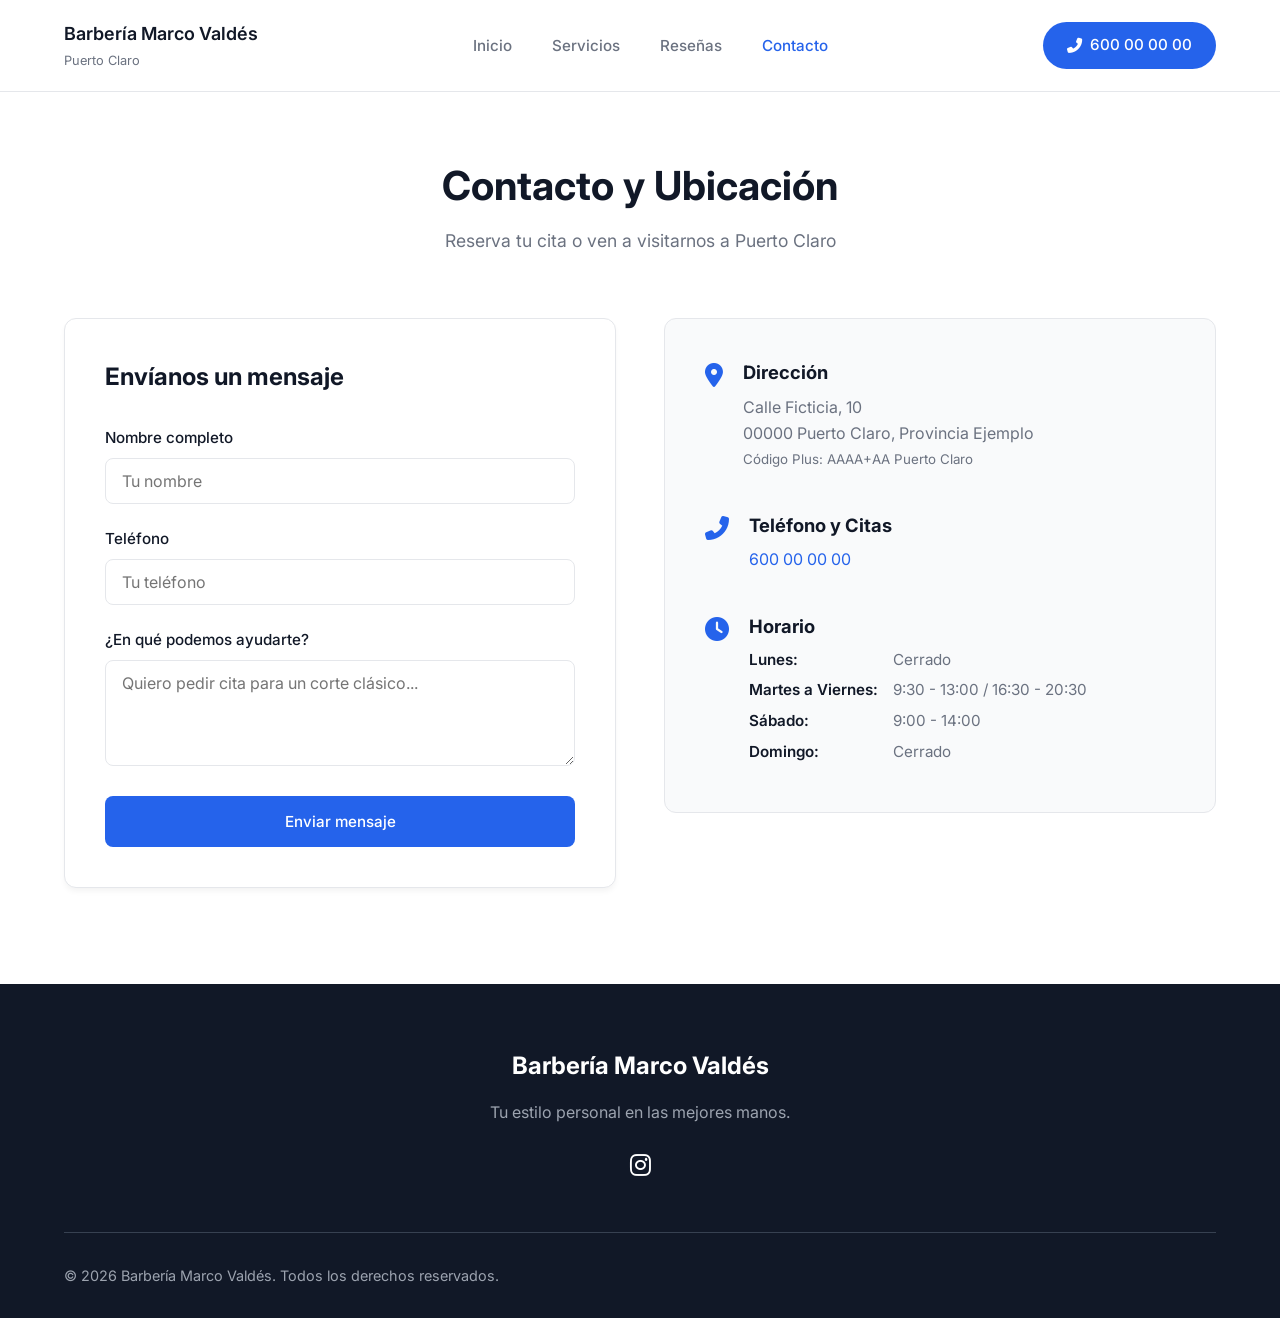
<file: docs/contacto.html>
<!DOCTYPE html>
<html lang="es">

<head>
    <meta charset="UTF-8">
    <meta name="viewport" content="width=device-width, initial-scale=1.0">
    <title>Cita Peluquería Puerto Claro – Contacto Barbería Marco Valdés | Puerto Claro</title>
    <meta name="description"
        content="Reserva tu cita en la peluquería y barbería n°1 de Puerto Claro. Llama al 600 00 00 00. Calle Ficticia, 10, 00000 Puerto Claro. Abierto de martes a sábado.">
    <meta name="keywords"
        content="contacto peluquería Puerto Claro, reservar cita barbería Puerto Claro, teléfono peluquería Puerto Claro, dirección barbería Puerto Claro, horario peluquería Puerto Claro, cita barbería Puerto Claro, barbería cerca de mí Puerto Claro">
    <meta name="robots" content="index, follow, max-snippet:-1, max-image-preview:large">
    <meta name="author" content="Barbería Marco Valdés – Puerto Claro">
    <meta name="geo.region" content="ES">
    <meta name="geo.placename" content="Puerto Claro">
    <meta name="geo.position" content="40.0000;-4.0000">
    <meta name="ICBM" content="40.0000, -4.0000">
    <link rel="canonical" href="https://www.barberiamarcovaldes.example/contacto.html">
    <meta property="og:type" content="business.local">
    <meta property="og:url" content="https://www.barberiamarcovaldes.example/contacto.html">
    <meta property="og:site_name" content="Barbería Marco Valdés – Peluquería en Puerto Claro">
    <meta property="og:title" content="Cita Peluquería Puerto Claro – Barbería Marco Valdés | Puerto Claro">
    <meta property="og:description"
        content="Reserva tu cita en la mejor peluquería de Puerto Claro. Llama: 600 00 00 00. Calle Ficticia, 10.">
    <meta property="og:image"
        content="https://images.unsplash.com/photo-1585747860715-2ba37e788b70?auto=format&fit=crop&w=1200&q=80">
    <meta property="og:locale" content="es_ES">
    <meta property="business:contact_data:street_address" content="Calle Ficticia, 10">
    <meta property="business:contact_data:locality" content="Puerto Claro">
    <meta property="business:contact_data:region" content="Provincia Ejemplo">
    <meta property="business:contact_data:postal_code" content="00000">
    <meta property="business:contact_data:country_name" content="España">
    <meta property="business:contact_data:phone_number" content="+34600000000">
    <meta name="twitter:card" content="summary_large_image">
    <meta name="twitter:title" content="Cita Peluquería Puerto Claro – Barbería Marco Valdés">
    <meta name="twitter:description"
        content="Reserva tu cita en la mejor peluquería de Puerto Claro. 600 00 00 00.">
    <meta name="twitter:image"
        content="https://images.unsplash.com/photo-1585747860715-2ba37e788b70?auto=format&fit=crop&w=1200&q=80">
    <script type="application/ld+json">
    {
      "@context": "https://schema.org",
      "@type": "HairSalon",
      "name": "Barbería Marco Valdés",
      "alternateName": ["Peluquería Puerto Claro", "Barbería Puerto Claro"],
      "url": "https://www.barberiamarcovaldes.example",
      "telephone": "+34600000000",
      "address": {
        "@type": "PostalAddress",
        "streetAddress": "Calle Ficticia, 10",
        "addressLocality": "Puerto Claro",
        "postalCode": "00000",
        "addressRegion": "Provincia Ejemplo",
        "addressCountry": "ES"
      },
      "geo": {
        "@type": "GeoCoordinates",
        "latitude": 40.0000,
        "longitude": -4.0000
      },
      "hasMap": "https://maps.google.com/?q=Calle+Ficticia,+10,+00000+Puerto+Claro",
      "openingHoursSpecification": [
        { "@type": "OpeningHoursSpecification", "dayOfWeek": ["Tuesday","Wednesday","Thursday","Friday"], "opens": "09:30", "closes": "13:00" },
        { "@type": "OpeningHoursSpecification", "dayOfWeek": ["Tuesday","Wednesday","Thursday","Friday"], "opens": "16:30", "closes": "20:30" },
        { "@type": "OpeningHoursSpecification", "dayOfWeek": "Saturday", "opens": "09:00", "closes": "14:00" }
      ],
      "contactPoint": {
        "@type": "ContactPoint",
        "telephone": "+34600000000",
        "contactType": "reservations",
        "availableLanguage": ["Spanish"]
      },
      "areaServed": [
        { "@type": "City", "name": "Puerto Claro" }
      ]
    }
    </script>
    <link rel="stylesheet" href="style.css">
    <link rel="stylesheet" href="https://cdnjs.cloudflare.com/ajax/libs/font-awesome/6.4.0/css/all.min.css">
    <link href="https://fonts.googleapis.com/css2?family=Inter:wght@400;500;600;700&display=swap" rel="stylesheet">
</head>
<meta name="description"
    content="Contacta con la Barbería Marco Valdés en Puerto Claro. Llama al 600 00 00 00 o escríbenos. Calle Ficticia, 10. Horario: martes a viernes 9:30-20:30, sábados 9:00-14:00.">
<meta name="keywords"
    content="contacto barbería Puerto Claro, reservar cita barbería Puerto Claro, horario Barbería Marco Valdés, dirección barbería Puerto Claro, teléfono barbería">
<meta name="robots" content="index, follow">
<meta name="author" content="Barbería Marco Valdés">
<link rel="canonical" href="https://www.barberiamarcovaldes.example/contacto.html">
<meta property="og:type" content="website">
<meta property="og:url" content="https://www.barberiamarcovaldes.example/contacto.html">
<meta property="og:title" content="Contacto | Barbería Marco Valdés">
<meta property="og:description"
    content="Reserva tu cita en la Barbería Marco Valdés de Puerto Claro. Llama al 600 00 00 00 o envíanos un mensaje.">
<meta property="og:image"
    content="https://images.unsplash.com/photo-1585747860715-2ba37e788b70?auto=format&fit=crop&w=1200&q=80">
<meta property="og:locale" content="es_ES">
<meta name="twitter:card" content="summary_large_image">
<meta name="twitter:title" content="Contacto | Barbería Marco Valdés">
<meta name="twitter:description"
    content="Reserva tu cita en la Barbería Marco Valdés de Puerto Claro. Llama al 600 00 00 00.">
<meta name="twitter:image"
    content="https://images.unsplash.com/photo-1585747860715-2ba37e788b70?auto=format&fit=crop&w=1200&q=80">
<script type="application/ld+json">
    {
      "@context": "https://schema.org",
      "@type": "HairSalon",
      "name": "Barbería Marco Valdés",
      "url": "https://www.barberiamarcovaldes.example",
      "telephone": "+34600000000",
      "address": {
        "@type": "PostalAddress",
        "streetAddress": "Calle Ficticia, 10",
        "addressLocality": "Puerto Claro",
        "postalCode": "00000",
        "addressRegion": "Provincia Ejemplo",
        "addressCountry": "ES"
      },
      "geo": {
        "@type": "GeoCoordinates",
        "latitude": 40.0000,
        "longitude": -4.0000
      },
      "openingHoursSpecification": [
        { "@type": "OpeningHoursSpecification", "dayOfWeek": ["Tuesday","Wednesday","Thursday","Friday"], "opens": "09:30", "closes": "13:00" },
        { "@type": "OpeningHoursSpecification", "dayOfWeek": ["Tuesday","Wednesday","Thursday","Friday"], "opens": "16:30", "closes": "20:30" },
        { "@type": "OpeningHoursSpecification", "dayOfWeek": "Saturday", "opens": "09:00", "closes": "14:00" }
      ],
      "contactPoint": {
        "@type": "ContactPoint",
        "telephone": "+34600000000",
        "contactType": "reservations",
        "availableLanguage": "Spanish"
      }
    }
    </script>
<link rel="stylesheet" href="style.css">
<link rel="stylesheet" href="https://cdnjs.cloudflare.com/ajax/libs/font-awesome/6.4.0/css/all.min.css">
<link href="https://fonts.googleapis.com/css2?family=Inter:wght@400;500;600;700&display=swap" rel="stylesheet">
</head>

<body>
    <header class="navbar">
        <div class="logo">
            <h1>Barbería Marco Valdés</h1>
            <span>Puerto Claro</span>
        </div>
        <button class="hamburger" id="menuToggle" aria-label="Abrir menú" aria-expanded="false">
            <span></span>
            <span></span>
            <span></span>
        </button>
        <nav id="mobileNav">
            <ul>
                <li><a href="index.html">Inicio</a></li>
                <li><a href="servicios.html">Servicios</a></li>
                <li><a href="resenas.html">Reseñas</a></li>
                <li><a href="contacto.html" class="active">Contacto</a></li>
            </ul>
            <a href="tel:600000000" class="nav-phone-mobile">
                <i class="fas fa-phone-alt"></i> 600 00 00 00
            </a>
        </nav>
        <a href="tel:600000000" class="btn-primary phone-btn">
            <i class="fas fa-phone-alt"></i> 600 00 00 00
        </a>
    </header>

    <main class="page-content">
        <div class="section-header">
            <h2>Contacto y Ubicación</h2>
            <p>Reserva tu cita o ven a visitarnos a Puerto Claro</p>
        </div>

        <section class="contact-grid">
            <div class="contact-form-container">
                <h3>Envíanos un mensaje</h3>
                <form class="student-form" action="#" method="POST">
                    <div class="form-group">
                        <label for="nombre">Nombre completo</label>
                        <input type="text" id="nombre" name="nombre" required placeholder="Tu nombre">
                    </div>
                    <div class="form-group">
                        <label for="telefono">Teléfono</label>
                        <input type="tel" id="telefono" name="telefono" required placeholder="Tu teléfono">
                    </div>
                    <div class="form-group">
                        <label for="mensaje">¿En qué podemos ayudarte?</label>
                        <textarea id="mensaje" name="mensaje" rows="4" required
                            placeholder="Quiero pedir cita para un corte clásico..."></textarea>
                    </div>
                    <button type="submit" class="btn-primary btn-block">Enviar mensaje</button>
                </form>
            </div>

            <div class="contact-info-card">
                <div class="contact-item">
                    <i class="fas fa-map-marker-alt"></i>
                    <div>
                        <h3>Dirección</h3>
                        <p>Calle Ficticia, 10<br>00000 Puerto Claro, Provincia Ejemplo<br><small>Código Plus: AAAA+AA
                                Puerto Claro</small></p>
                    </div>
                </div>
                <div class="contact-item">
                    <i class="fas fa-phone-alt"></i>
                    <div>
                        <h3>Teléfono y Citas</h3>
                        <p><a href="tel:600000000">600 00 00 00</a></p>
                    </div>
                </div>
                <div class="contact-item">
                    <i class="fas fa-clock"></i>
                    <div>
                        <h3>Horario</h3>
                        <ul class="hours-list">
                            <li><span>Lunes:</span> Cerrado</li>
                            <li><span>Martes a Viernes:</span> 9:30 - 13:00 / 16:30 - 20:30</li>
                            <li><span>Sábado:</span> 9:00 - 14:00</li>
                            <li><span>Domingo:</span> Cerrado</li>
                        </ul>
                    </div>
                </div>
            </div>
        </section>
    </main>

    <footer>
        <div class="footer-content">
            <div class="footer-info">
                <h3>Barbería Marco Valdés</h3>
                <p>Tu estilo personal en las mejores manos.</p>
                <div class="social-links">
                    <a href="https://instagram.com" target="_blank"><i class="fab fa-instagram"></i></a>
                </div>
            </div>
        </div>
        <div class="footer-bottom">
            <p>&copy; 2026 Barbería Marco Valdés. Todos los derechos reservados.</p>
        </div>
    </footer>
    <script>
        const toggle = document.getElementById('menuToggle');
        const nav = document.getElementById('mobileNav');

        toggle.addEventListener('click', () => {
            const isOpen = nav.classList.toggle('open');
            toggle.classList.toggle('open', isOpen);
            toggle.setAttribute('aria-expanded', isOpen);
            document.body.style.overflow = isOpen ? 'hidden' : '';
        });

        nav.addEventListener('click', (e) => {
            if (e.target === nav) {
                nav.classList.remove('open');
                toggle.classList.remove('open');
                toggle.setAttribute('aria-expanded', 'false');
                document.body.style.overflow = '';
            }
        });

        nav.querySelectorAll('a').forEach(link => {
            link.addEventListener('click', () => {
                nav.classList.remove('open');
                toggle.classList.remove('open');
                document.body.style.overflow = '';
            });
        });
    </script>
</body>

</html>
</file>
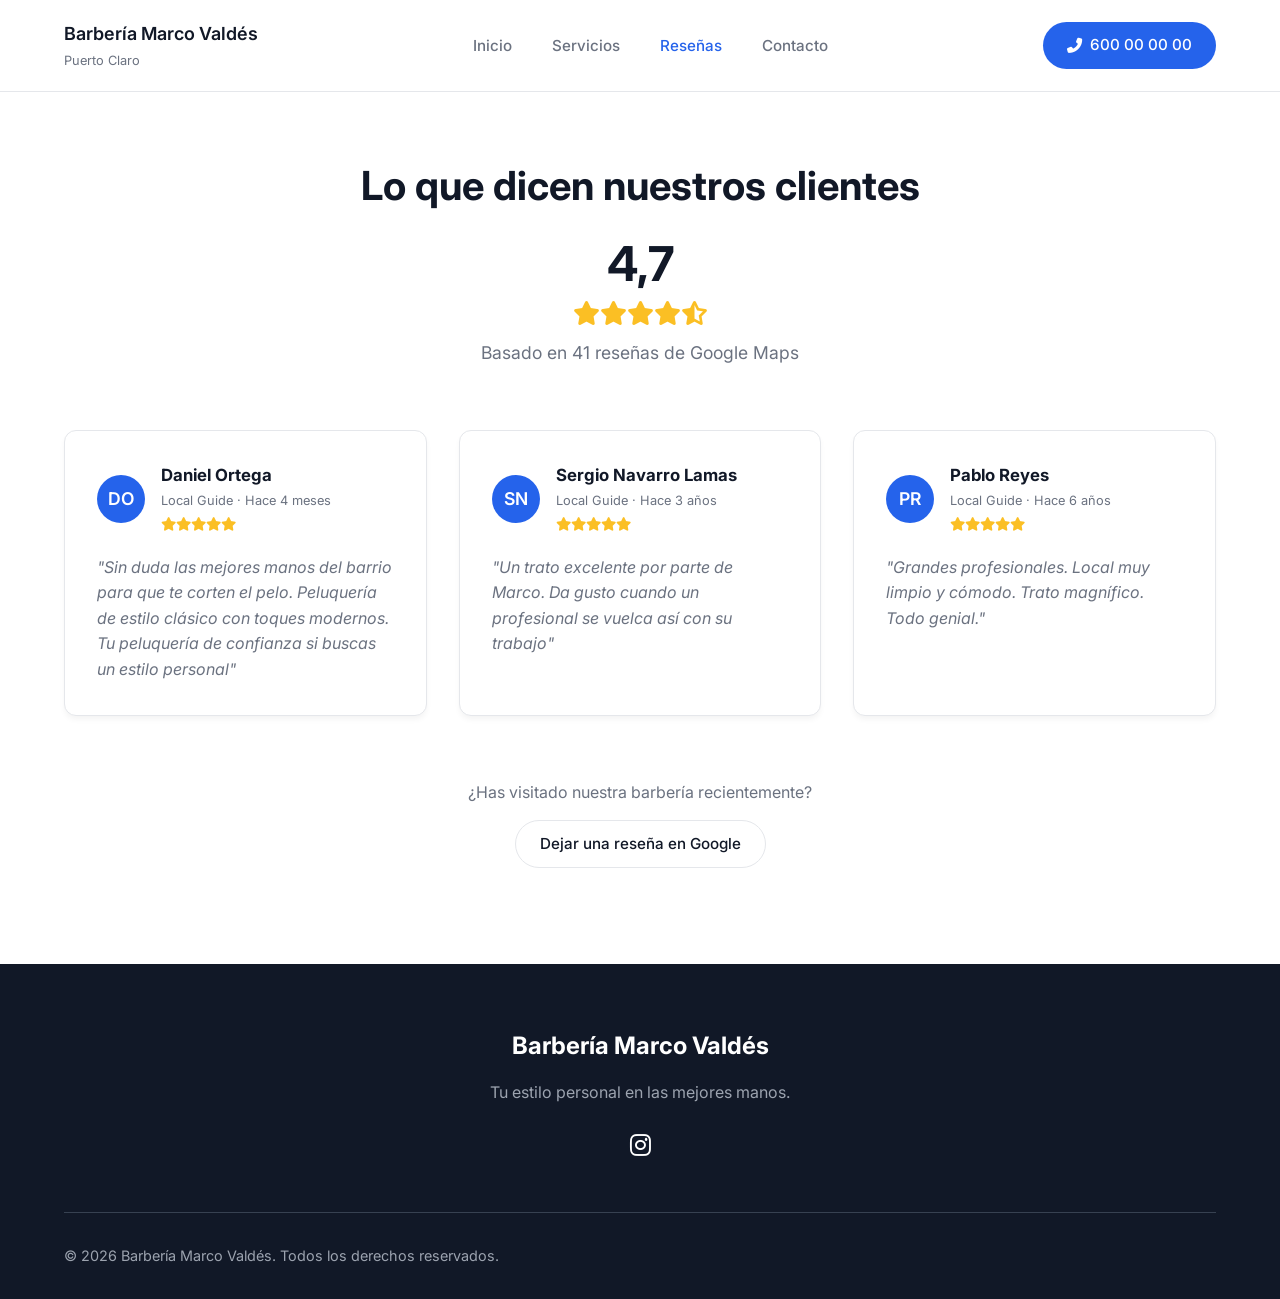
<file: docs/resenas.html>
<!DOCTYPE html>
<html lang="es">

<head>
    <meta charset="UTF-8">
    <meta name="viewport" content="width=device-width, initial-scale=1.0">
    <title>Reseñas Peluquería Puerto Claro – Barbería Marco Valdés | 4,7 ★ Google</title>
    <meta name="description"
        content="Opiniones de la Barbería Marco Valdés, peluquería en Puerto Claro. Valoración de 4,7 sobre 5 en Google Maps con más de 41 reseñas. La mejor peluquería de Puerto Claro.">
    <meta name="keywords"
        content="reseñas peluquería Puerto Claro, opiniones barbería Puerto Claro, mejor peluquería Puerto Claro Google, barbería 5 estrellas Puerto Claro, reseñas barbería Marco Valdés, valoración peluquería Puerto Claro">
    <meta name="robots" content="index, follow, max-snippet:-1, max-image-preview:large">
    <meta name="author" content="Barbería Marco Valdés – Puerto Claro">
    <meta name="geo.region" content="ES">
    <meta name="geo.placename" content="Puerto Claro">
    <meta name="geo.position" content="40.0000;-4.0000">
    <meta name="ICBM" content="40.0000, -4.0000">
    <link rel="canonical" href="https://www.barberiamarcovaldes.example/resenas.html">
    <meta property="og:type" content="website">
    <meta property="og:url" content="https://www.barberiamarcovaldes.example/resenas.html">
    <meta property="og:site_name" content="Barbería Marco Valdés – Peluquería en Puerto Claro">
    <meta property="og:title" content="Reseñas Peluquería Puerto Claro – Barbería Marco Valdés">
    <meta property="og:description"
        content="4,7 ★ en Google. Lee lo que dicen los clientes de la mejor peluquería y barbería de Puerto Claro.">
    <meta property="og:image"
        content="https://images.unsplash.com/photo-1585747860715-2ba37e788b70?auto=format&fit=crop&w=1200&q=80">
    <meta property="og:locale" content="es_ES">
    <meta name="twitter:card" content="summary_large_image">
    <meta name="twitter:title" content="Reseñas Peluquería Puerto Claro – Barbería Marco Valdés">
    <meta name="twitter:description" content="4,7 ★ en Google. La mejor peluquería de Puerto Claro.">
    <meta name="twitter:image"
        content="https://images.unsplash.com/photo-1585747860715-2ba37e788b70?auto=format&fit=crop&w=1200&q=80">
    <script type="application/ld+json">
    {
      "@context": "https://schema.org",
      "@type": "HairSalon",
      "name": "Barbería Marco Valdés",
      "alternateName": ["Peluquería Marco Valdés Puerto Claro", "Barbería Puerto Claro"],
      "url": "https://www.barberiamarcovaldes.example",
      "telephone": "+34600000000",
      "address": {
        "@type": "PostalAddress",
        "streetAddress": "Calle Ficticia, 10",
        "addressLocality": "Puerto Claro",
        "postalCode": "00000",
        "addressRegion": "Provincia Ejemplo",
        "addressCountry": "ES"
      },
      "aggregateRating": {
        "@type": "AggregateRating",
        "ratingValue": "4.7",
        "bestRating": "5",
        "worstRating": "1",
        "reviewCount": "41"
      },
      "review": [
        { "@type": "Review", "author": { "@type": "Person", "name": "Daniel Ortega" }, "reviewRating": { "@type": "Rating", "ratingValue": "5", "bestRating": "5" }, "reviewBody": "Sin duda las mejores manos del barrio para que te corten el pelo. Peluquería de estilo clásico con toques modernos." },
        { "@type": "Review", "author": { "@type": "Person", "name": "Sergio Navarro Lamas" }, "reviewRating": { "@type": "Rating", "ratingValue": "5", "bestRating": "5" }, "reviewBody": "Un trato excelente por parte de Marco. Da gusto cuando un profesional se vuelca así con su trabajo." },
        { "@type": "Review", "author": { "@type": "Person", "name": "Pablo Reyes" }, "reviewRating": { "@type": "Rating", "ratingValue": "5", "bestRating": "5" }, "reviewBody": "Grandes profesionales. Local muy limpio y cómodo. Trato magnífico. Todo genial." }
      ]
    }
    </script>
    <link rel="stylesheet" href="style.css">
    <link rel="stylesheet" href="https://cdnjs.cloudflare.com/ajax/libs/font-awesome/6.4.0/css/all.min.css">
    <link href="https://fonts.googleapis.com/css2?family=Inter:wght@400;500;600;700&display=swap" rel="stylesheet">
</head>
<meta name="description"
    content="Lee las reseñas de los clientes de la Barbería Marco Valdés en Puerto Claro. Valoración media de 4,7 sobre 5 en Google Maps con más de 41 opiniones.">
<meta name="keywords"
    content="reseñas barbería Puerto Claro, opiniones Barbería Marco Valdés, valoraciones Google barbería Puerto Claro, mejor barbería Puerto Claro">
<meta name="robots" content="index, follow">
<meta name="author" content="Barbería Marco Valdés">
<link rel="canonical" href="https://www.barberiamarcovaldes.example/resenas.html">
<meta property="og:type" content="website">
<meta property="og:url" content="https://www.barberiamarcovaldes.example/resenas.html">
<meta property="og:title" content="Reseñas | Barbería Marco Valdés">
<meta property="og:description"
    content="4,7 estrellas en Google. Lee lo que dicen nuestros clientes sobre la Barbería Marco Valdés en Puerto Claro.">
<meta property="og:image"
    content="https://images.unsplash.com/photo-1585747860715-2ba37e788b70?auto=format&fit=crop&w=1200&q=80">
<meta property="og:locale" content="es_ES">
<meta name="twitter:card" content="summary_large_image">
<meta name="twitter:title" content="Reseñas | Barbería Marco Valdés">
<meta name="twitter:description"
    content="4,7 estrellas en Google. Opiniones de clientes de la Barbería Marco Valdés en Puerto Claro.">
<meta name="twitter:image"
    content="https://images.unsplash.com/photo-1585747860715-2ba37e788b70?auto=format&fit=crop&w=1200&q=80">
<script type="application/ld+json">
    {
      "@context": "https://schema.org",
      "@type": "HairSalon",
      "name": "Barbería Marco Valdés",
      "url": "https://www.barberiamarcovaldes.example",
      "telephone": "+34600000000",
      "address": {
        "@type": "PostalAddress",
        "streetAddress": "Calle Ficticia, 10",
        "addressLocality": "Puerto Claro",
        "postalCode": "00000",
        "addressRegion": "Provincia Ejemplo",
        "addressCountry": "ES"
      },
      "aggregateRating": {
        "@type": "AggregateRating",
        "ratingValue": "4.7",
        "reviewCount": "41"
      },
      "review": [
        {
          "@type": "Review",
          "author": { "@type": "Person", "name": "Daniel Ortega" },
          "reviewRating": { "@type": "Rating", "ratingValue": "5" },
          "reviewBody": "Sin duda las mejores manos del barrio para que te corten el pelo."
        },
        {
          "@type": "Review",
          "author": { "@type": "Person", "name": "Sergio Navarro Lamas" },
          "reviewRating": { "@type": "Rating", "ratingValue": "5" },
          "reviewBody": "Un trato excelente por parte de Marco."
        },
        {
          "@type": "Review",
          "author": { "@type": "Person", "name": "Pablo Reyes" },
          "reviewRating": { "@type": "Rating", "ratingValue": "5" },
          "reviewBody": "Grandes profesionales. Local muy limpio y cómodo. Trato magnífico."
        }
      ]
    }
    </script>
<link rel="stylesheet" href="style.css">
<link rel="stylesheet" href="https://cdnjs.cloudflare.com/ajax/libs/font-awesome/6.4.0/css/all.min.css">
<link href="https://fonts.googleapis.com/css2?family=Inter:wght@400;500;600;700&display=swap" rel="stylesheet">
</head>

<body>
    <header class="navbar">
        <div class="logo">
            <h1>Barbería Marco Valdés</h1>
            <span>Puerto Claro</span>
        </div>
        <button class="hamburger" id="menuToggle" aria-label="Abrir menú" aria-expanded="false">
            <span></span>
            <span></span>
            <span></span>
        </button>
        <nav id="mobileNav">
            <ul>
                <li><a href="index.html">Inicio</a></li>
                <li><a href="servicios.html">Servicios</a></li>
                <li><a href="resenas.html" class="active">Reseñas</a></li>
                <li><a href="contacto.html">Contacto</a></li>
            </ul>
            <a href="tel:600000000" class="nav-phone-mobile">
                <i class="fas fa-phone-alt"></i> 600 00 00 00
            </a>
        </nav>
        <a href="tel:600000000" class="btn-primary phone-btn">
            <i class="fas fa-phone-alt"></i> 600 00 00 00
        </a>
    </header>

    <main class="page-content">
        <div class="section-header">
            <h2>Lo que dicen nuestros clientes</h2>
            <div class="google-rating-large">
                <span class="rating-number">4,7</span>
                <div class="stars-large">
                    <i class="fas fa-star"></i><i class="fas fa-star"></i><i class="fas fa-star"></i><i
                        class="fas fa-star"></i><i class="fas fa-star-half-alt"></i>
                </div>
                <p>Basado en 41 reseñas de Google Maps</p>
            </div>
        </div>

        <section class="reviews-grid">
            <article class="review-card">
                <div class="review-header">
                    <div class="reviewer-avatar">DO</div>
                    <div class="reviewer-info">
                        <h4>Daniel Ortega</h4>
                        <p class="review-meta">Local Guide · Hace 4 meses</p>
                        <div class="stars">
                            <i class="fas fa-star"></i><i class="fas fa-star"></i><i class="fas fa-star"></i><i
                                class="fas fa-star"></i><i class="fas fa-star"></i>
                        </div>
                    </div>
                </div>
                <p class="review-text">"Sin duda las mejores manos del barrio para que te corten el pelo. Peluquería
                    de estilo clásico con toques modernos. Tu peluquería de confianza si buscas un estilo
                    personal"</p>
            </article>

            <article class="review-card">
                <div class="review-header">
                    <div class="reviewer-avatar">SN</div>
                    <div class="reviewer-info">
                        <h4>Sergio Navarro Lamas</h4>
                        <p class="review-meta">Local Guide · Hace 3 años</p>
                        <div class="stars">
                            <i class="fas fa-star"></i><i class="fas fa-star"></i><i class="fas fa-star"></i><i
                                class="fas fa-star"></i><i class="fas fa-star"></i>
                        </div>
                    </div>
                </div>
                <p class="review-text">"Un trato excelente por parte de Marco. Da gusto cuando un profesional se
                    vuelca así con su trabajo"</p>
            </article>

            <article class="review-card">
                <div class="review-header">
                    <div class="reviewer-avatar">PR</div>
                    <div class="reviewer-info">
                        <h4>Pablo Reyes</h4>
                        <p class="review-meta">Local Guide · Hace 6 años</p>
                        <div class="stars">
                            <i class="fas fa-star"></i><i class="fas fa-star"></i><i class="fas fa-star"></i><i
                                class="fas fa-star"></i><i class="fas fa-star"></i>
                        </div>
                    </div>
                </div>
                <p class="review-text">"Grandes profesionales. Local muy limpio y cómodo. Trato magnífico. Todo
                    genial."</p>
            </article>
        </section>

        <div class="review-cta">
            <p>¿Has visitado nuestra barbería recientemente?</p>
            <a href="https://maps.google.com" target="_blank" class="btn-secondary">Dejar una reseña en Google</a>
        </div>
    </main>

    <footer>
        <div class="footer-content">
            <div class="footer-info">
                <h3>Barbería Marco Valdés</h3>
                <p>Tu estilo personal en las mejores manos.</p>
                <div class="social-links">
                    <a href="https://instagram.com" target="_blank"><i class="fab fa-instagram"></i></a>
                </div>
            </div>
        </div>
        <div class="footer-bottom">
            <p>&copy; 2026 Barbería Marco Valdés. Todos los derechos reservados.</p>
        </div>
    </footer>
    <script>
        const toggle = document.getElementById('menuToggle');
        const nav = document.getElementById('mobileNav');

        toggle.addEventListener('click', () => {
            const isOpen = nav.classList.toggle('open');
            toggle.classList.toggle('open', isOpen);
            toggle.setAttribute('aria-expanded', isOpen);
            document.body.style.overflow = isOpen ? 'hidden' : '';
        });

        nav.addEventListener('click', (e) => {
            if (e.target === nav) {
                nav.classList.remove('open');
                toggle.classList.remove('open');
                toggle.setAttribute('aria-expanded', 'false');
                document.body.style.overflow = '';
            }
        });

        nav.querySelectorAll('a').forEach(link => {
            link.addEventListener('click', () => {
                nav.classList.remove('open');
                toggle.classList.remove('open');
                document.body.style.overflow = '';
            });
        });
    </script>
</body>

</html>
</file>
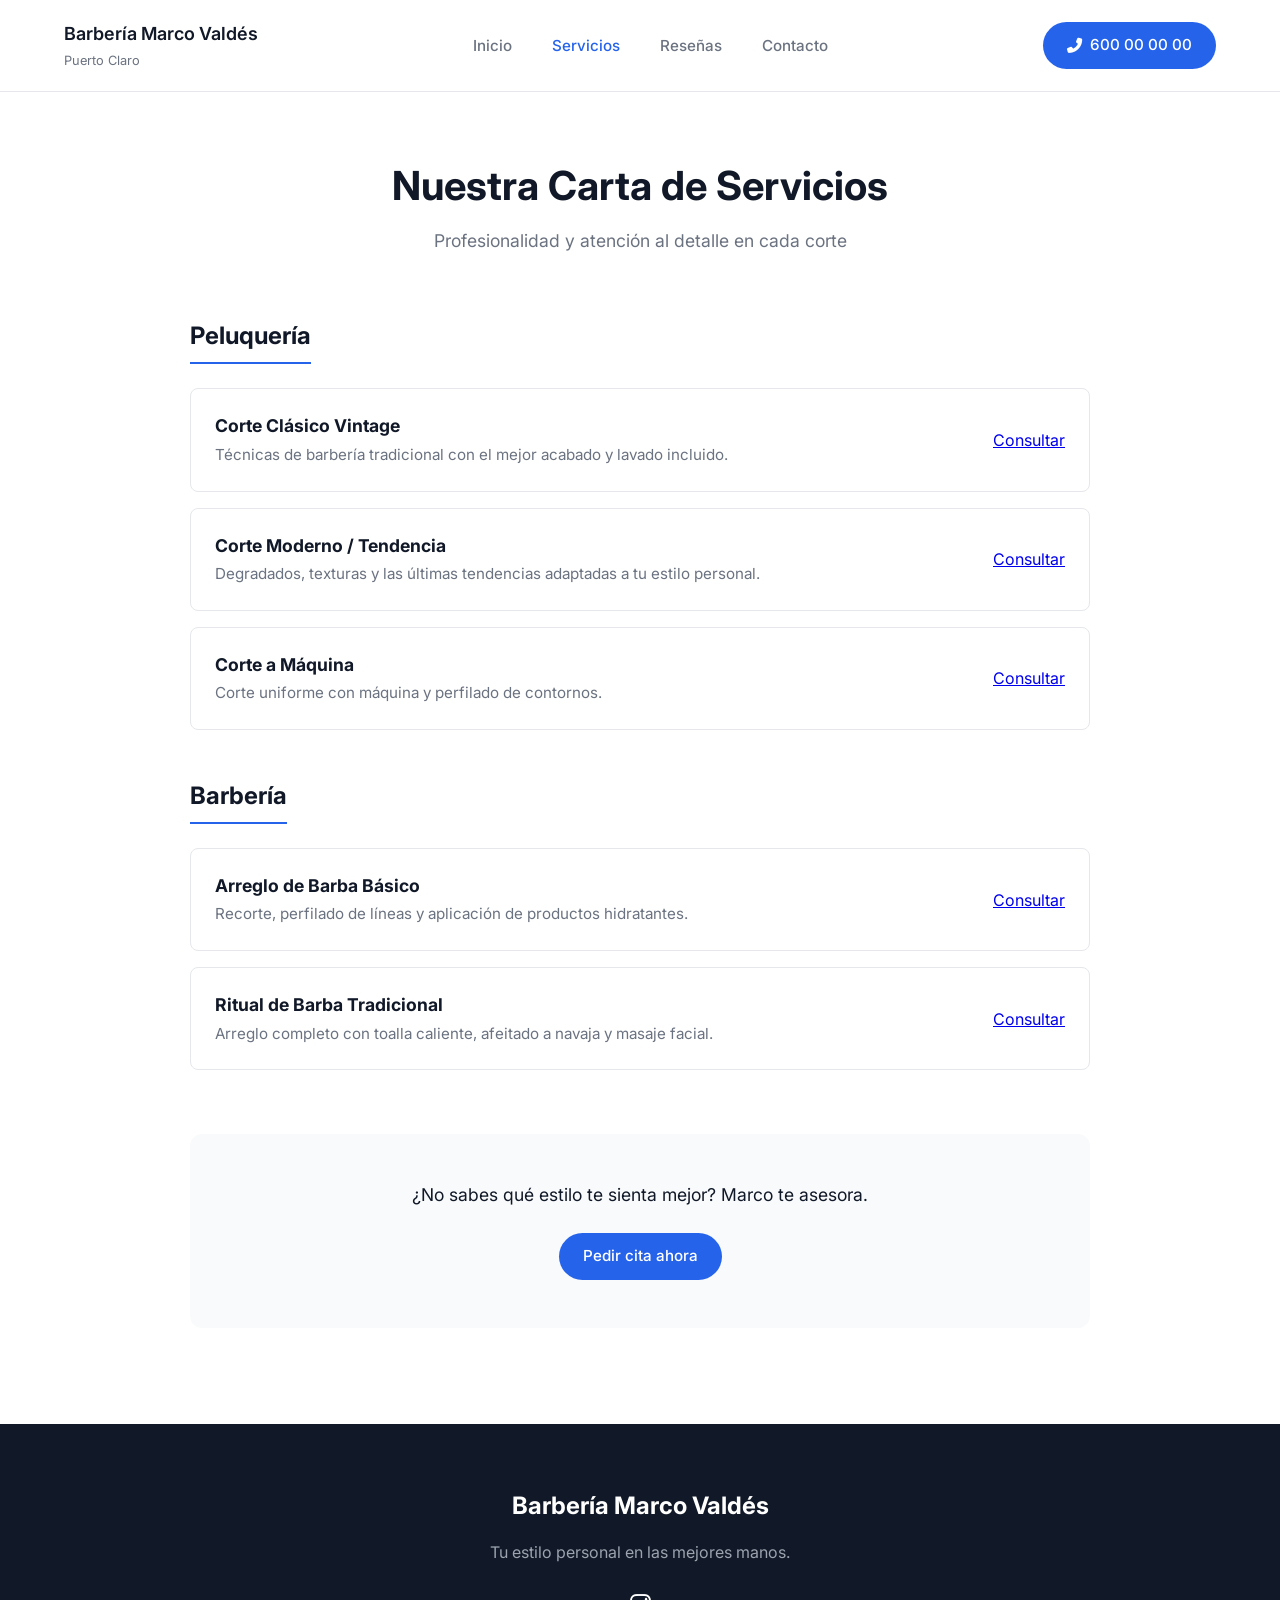
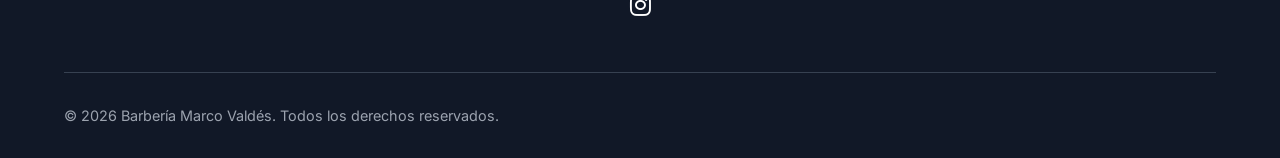
<file: docs/servicios.html>
<!DOCTYPE html>
<html lang="es">

<head>
    <meta charset="UTF-8">
    <meta name="viewport" content="width=device-width, initial-scale=1.0">
    <title>Servicios Peluquería Puerto Claro – Barbería Marco Valdés | Puerto Claro</title>
    <meta name="description"
        content="Servicios de peluquería y barbería en Puerto Claro: corte clásico, moderno, a máquina, arreglo de barba y ritual tradicional. Barbería Marco Valdés, Calle Ficticia, 10, Puerto Claro.">
    <meta name="keywords"
        content="servicios peluquería Puerto Claro, corte pelo hombre Puerto Claro, corte clásico Puerto Claro, arreglo barba Puerto Claro, corte moderno barbería Puerto Claro, ritual barba Puerto Claro, barbería hombre Puerto Claro, precios peluquería Puerto Claro">
    <meta name="robots" content="index, follow, max-snippet:-1, max-image-preview:large">
    <meta name="author" content="Barbería Marco Valdés – Puerto Claro">
    <meta name="geo.region" content="ES">
    <meta name="geo.placename" content="Puerto Claro">
    <meta name="geo.position" content="40.0000;-4.0000">
    <meta name="ICBM" content="40.0000, -4.0000">
    <link rel="canonical" href="https://www.barberiamarcovaldes.example/servicios.html">
    <meta property="og:type" content="website">
    <meta property="og:url" content="https://www.barberiamarcovaldes.example/servicios.html">
    <meta property="og:site_name" content="Barbería Marco Valdés – Peluquería en Puerto Claro">
    <meta property="og:title" content="Servicios Peluquería Puerto Claro – Barbería Marco Valdés">
    <meta property="og:description"
        content="Corte clásico, moderno, arreglo de barba y ritual tradicional en la mejor barbería de Puerto Claro. Llama: 600 00 00 00.">
    <meta property="og:image"
        content="https://images.unsplash.com/photo-1585747860715-2ba37e788b70?auto=format&fit=crop&w=1200&q=80">
    <meta property="og:locale" content="es_ES">
    <meta name="twitter:card" content="summary_large_image">
    <meta name="twitter:title" content="Servicios Peluquería Puerto Claro – Barbería Marco Valdés">
    <meta name="twitter:description"
        content="Corte, barba, y más. La mejor peluquería de Puerto Claro. 600 00 00 00.">
    <meta name="twitter:image"
        content="https://images.unsplash.com/photo-1585747860715-2ba37e788b70?auto=format&fit=crop&w=1200&q=80">
    <script type="application/ld+json">
    {
      "@context": "https://schema.org",
      "@type": "ItemList",
      "name": "Servicios de Peluquería y Barbería en Puerto Claro – Barbería Marco Valdés",
      "description": "Servicios de peluquería y barbería en Puerto Claro.",
      "url": "https://www.barberiamarcovaldes.example/servicios.html",
      "itemListElement": [
        { "@type": "ListItem", "position": 1, "name": "Corte Clásico Vintage", "description": "Técnicas de barbería tradicional con el mejor acabado y lavado incluido." },
        { "@type": "ListItem", "position": 2, "name": "Corte Moderno / Tendencia", "description": "Degradados, texturas y las últimas tendencias adaptadas a tu estilo personal." },
        { "@type": "ListItem", "position": 3, "name": "Corte a Máquina", "description": "Corte uniforme con máquina y perfilado de contornos." },
        { "@type": "ListItem", "position": 4, "name": "Arreglo de Barba Básico", "description": "Recorte, perfilado de líneas y aplicación de productos hidratantes." },
        { "@type": "ListItem", "position": 5, "name": "Ritual de Barba Tradicional", "description": "Arreglo completo con toalla caliente, afeitado a navaja y masaje facial." }
      ]
    }
    </script>
    <link rel="stylesheet" href="style.css">
    <link rel="stylesheet" href="https://cdnjs.cloudflare.com/ajax/libs/font-awesome/6.4.0/css/all.min.css">
    <link href="https://fonts.googleapis.com/css2?family=Inter:wght@400;500;600;700&display=swap" rel="stylesheet">
</head>
<meta name="description"
    content="Descubre todos los servicios de la Barbería Marco Valdés en Puerto Claro: corte clásico vintage, corte moderno, corte a máquina, arreglo de barba y ritual tradicional.">
<meta name="keywords"
    content="servicios barbería Puerto Claro, corte clásico, corte moderno, arreglo barba, ritual barba navaja, peluquería hombre Puerto Claro">
<meta name="robots" content="index, follow">
<meta name="author" content="Barbería Marco Valdés">
<link rel="canonical" href="https://www.barberiamarcovaldes.example/servicios.html">
<meta property="og:type" content="website">
<meta property="og:url" content="https://www.barberiamarcovaldes.example/servicios.html">
<meta property="og:title" content="Servicios | Barbería Marco Valdés">
<meta property="og:description"
    content="Corte clásico, moderno, a máquina, arreglo de barba y ritual tradicional. La mejor barbería de Puerto Claro.">
<meta property="og:image"
    content="https://images.unsplash.com/photo-1585747860715-2ba37e788b70?auto=format&fit=crop&w=1200&q=80">
<meta property="og:locale" content="es_ES">
<meta name="twitter:card" content="summary_large_image">
<meta name="twitter:title" content="Servicios | Barbería Marco Valdés">
<meta name="twitter:description"
    content="Corte clásico, moderno, arreglo de barba y ritual tradicional en Puerto Claro.">
<meta name="twitter:image"
    content="https://images.unsplash.com/photo-1585747860715-2ba37e788b70?auto=format&fit=crop&w=1200&q=80">
<script type="application/ld+json">
    {
      "@context": "https://schema.org",
      "@type": "ItemList",
      "name": "Servicios de Barbería Marco Valdés",
      "url": "https://www.barberiamarcovaldes.example/servicios.html",
      "itemListElement": [
        { "@type": "ListItem", "position": 1, "name": "Corte Clásico Vintage" },
        { "@type": "ListItem", "position": 2, "name": "Corte Moderno / Tendencia" },
        { "@type": "ListItem", "position": 3, "name": "Corte a Máquina" },
        { "@type": "ListItem", "position": 4, "name": "Arreglo de Barba Básico" },
        { "@type": "ListItem", "position": 5, "name": "Ritual de Barba Tradicional" }
      ]
    }
    </script>
<link rel="stylesheet" href="style.css">
<link rel="stylesheet" href="https://cdnjs.cloudflare.com/ajax/libs/font-awesome/6.4.0/css/all.min.css">
<link href="https://fonts.googleapis.com/css2?family=Inter:wght@400;500;600;700&display=swap" rel="stylesheet">
</head>

<body>
    <header class="navbar">
        <div class="logo">
            <h1>Barbería Marco Valdés</h1>
            <span>Puerto Claro</span>
        </div>
        <button class="hamburger" id="menuToggle" aria-label="Abrir menú" aria-expanded="false">
            <span></span>
            <span></span>
            <span></span>
        </button>
        <nav id="mobileNav">
            <ul>
                <li><a href="index.html">Inicio</a></li>
                <li><a href="servicios.html" class="active">Servicios</a></li>
                <li><a href="resenas.html">Reseñas</a></li>
                <li><a href="contacto.html">Contacto</a></li>
            </ul>
            <a href="tel:600000000" class="nav-phone-mobile">
                <i class="fas fa-phone-alt"></i> 600 00 00 00
            </a>
        </nav>
        <a href="tel:600000000" class="btn-primary phone-btn">
            <i class="fas fa-phone-alt"></i> 600 00 00 00
        </a>
    </header>

    <main class="page-content">
        <div class="section-header">
            <h2>Nuestra Carta de Servicios</h2>
            <p>Profesionalidad y atención al detalle en cada corte</p>
        </div>

        <section class="services-container">
            <div class="service-category">
                <h3>Peluquería</h3>
                <div class="service-list">
                    <div class="service-row">
                        <div class="service-name">
                            <h4>Corte Clásico Vintage</h4>
                            <p>Técnicas de barbería tradicional con el mejor acabado y lavado incluido.</p>
                        </div>
                        <a href="https://wa.me/34600000000?text=Hola,%20me%20gustar%C3%ADa%20consultar%20el%20precio%20del%20Corte%20Cl%C3%A1sico%20Vintage"
                            target="_blank" class="price-btn">Consultar</a>
                    </div>
                    <div class="service-row">
                        <div class="service-name">
                            <h4>Corte Moderno / Tendencia</h4>
                            <p>Degradados, texturas y las últimas tendencias adaptadas a tu estilo personal.</p>
                        </div>
                        <a href="https://wa.me/34600000000?text=Hola,%20me%20gustar%C3%ADa%20consultar%20el%20precio%20del%20Corte%20Moderno"
                            target="_blank" class="price-btn">Consultar</a>
                    </div>
                    <div class="service-row">
                        <div class="service-name">
                            <h4>Corte a Máquina</h4>
                            <p>Corte uniforme con máquina y perfilado de contornos.</p>
                        </div>
                        <a href="https://wa.me/34600000000?text=Hola,%20me%20gustar%C3%ADa%20consultar%20el%20precio%20del%20Corte%20a%20M%C3%A1quina"
                            target="_blank" class="price-btn">Consultar</a>
                    </div>
                </div>
            </div>

            <div class="service-category">
                <h3>Barbería</h3>
                <div class="service-list">
                    <div class="service-row">
                        <div class="service-name">
                            <h4>Arreglo de Barba Básico</h4>
                            <p>Recorte, perfilado de líneas y aplicación de productos hidratantes.</p>
                        </div>
                        <a href="https://wa.me/34600000000?text=Hola,%20me%20gustar%C3%ADa%20consultar%20el%20precio%20del%20Arreglo%20de%20Barba%20B%C3%A1sico"
                            target="_blank" class="price-btn">Consultar</a>
                    </div>
                    <div class="service-row">
                        <div class="service-name">
                            <h4>Ritual de Barba Tradicional</h4>
                            <p>Arreglo completo con toalla caliente, afeitado a navaja y masaje facial.</p>
                        </div>
                        <a href="https://wa.me/34600000000?text=Hola,%20me%20gustar%C3%ADa%20consultar%20el%20precio%20del%20Ritual%20de%20Barba%20Tradicional"
                            target="_blank" class="price-btn">Consultar</a>
                    </div>
                </div>
            </div>

            <div class="services-cta">
                <p>¿No sabes qué estilo te sienta mejor? Marco te asesora.</p>
                <a href="contacto.html" class="btn-primary">Pedir cita ahora</a>
            </div>
        </section>
    </main>

    <footer>
        <div class="footer-content">
            <div class="footer-info">
                <h3>Barbería Marco Valdés</h3>
                <p>Tu estilo personal en las mejores manos.</p>
                <div class="social-links">
                    <a href="https://instagram.com" target="_blank"><i class="fab fa-instagram"></i></a>
                </div>
            </div>
        </div>
        <div class="footer-bottom">
            <p>&copy; 2026 Barbería Marco Valdés. Todos los derechos reservados.</p>
        </div>
    </footer>
    <script>
        const toggle = document.getElementById('menuToggle');
        const nav = document.getElementById('mobileNav');

        toggle.addEventListener('click', () => {
            const isOpen = nav.classList.toggle('open');
            toggle.classList.toggle('open', isOpen);
            toggle.setAttribute('aria-expanded', isOpen);
            document.body.style.overflow = isOpen ? 'hidden' : '';
        });

        nav.addEventListener('click', (e) => {
            if (e.target === nav) {
                nav.classList.remove('open');
                toggle.classList.remove('open');
                toggle.setAttribute('aria-expanded', 'false');
                document.body.style.overflow = '';
            }
        });

        nav.querySelectorAll('a').forEach(link => {
            link.addEventListener('click', () => {
                nav.classList.remove('open');
                toggle.classList.remove('open');
                document.body.style.overflow = '';
            });
        });
    </script>
</body>

</html>
</file>
<file: docs/style.css>
:root {
    --primary-blue: #2563eb;
    --primary-hover: #1d4ed8;
    --text-main: #111827;
    --text-muted: #6b7280;
    --bg-light: #f9fafb;
    --border-color: #e5e7eb;
}

* {
    margin: 0;
    padding: 0;
    box-sizing: border-box;
    font-family: 'Inter', sans-serif;
}

body {
    background-color: #ffffff;
    color: var(--text-main);
    line-height: 1.5;
    display: flex;
    flex-direction: column;
    min-height: 100vh;
}

main {
    flex: 1;
}

.page-content {
    padding: 4rem 5% 6rem;
    max-width: 1300px;
    margin: 0 auto;
    width: 100%;
}

.navbar {
    display: flex;
    justify-content: space-between;
    align-items: center;
    padding: 1.25rem 5%;
    border-bottom: 1px solid var(--border-color);
    position: sticky;
    top: 0;
    background-color: #ffffff;
    z-index: 100;
}

.logo h1 {
    font-size: 1.125rem;
    font-weight: 600;
}

.logo span {
    font-size: 0.8rem;
    color: var(--text-muted);
}

nav ul {
    display: flex;
    list-style: none;
    gap: 2.5rem;
}

nav a {
    text-decoration: none;
    color: var(--text-muted);
    font-weight: 500;
    font-size: 0.95rem;
    transition: color 0.3s;
}

nav a:hover,
nav a.active {
    color: var(--primary-blue);
}

.btn-primary {
    background-color: var(--primary-blue);
    color: white;
    padding: 0.75rem 1.5rem;
    border-radius: 9999px;
    text-decoration: none;
    font-weight: 500;
    font-size: 0.95rem;
    transition: background-color 0.3s;
    display: inline-flex;
    align-items: center;
    justify-content: center;
    gap: 0.5rem;
    border: none;
    cursor: pointer;
}

.btn-primary:hover {
    background-color: var(--primary-hover);
}

.btn-secondary {
    background-color: white;
    color: var(--text-main);
    padding: 0.75rem 1.5rem;
    border-radius: 9999px;
    text-decoration: none;
    font-weight: 500;
    font-size: 0.95rem;
    border: 1px solid var(--border-color);
    transition: background-color 0.3s;
    display: inline-flex;
    align-items: center;
    justify-content: center;
}

.btn-secondary:hover {
    background-color: var(--bg-light);
}

.btn-block {
    width: 100%;
    padding: 1rem;
    border-radius: 8px;
}

.hero {
    display: flex;
    align-items: center;
    justify-content: space-between;
    padding: 5rem 5%;
    gap: 4rem;
    max-width: 1300px;
    margin: 0 auto;
}

.hero-content {
    flex: 1;
    max-width: 550px;
}

.rating-badge {
    display: inline-flex;
    align-items: center;
    gap: 0.5rem;
    background-color: var(--bg-light);
    padding: 0.4rem 1rem;
    border-radius: 9999px;
    font-size: 0.85rem;
    color: var(--text-muted);
    margin-bottom: 1.5rem;
    font-weight: 500;
    border: 1px solid var(--border-color);
}

.rating-badge i {
    color: #3b82f6;
}

.hero-title {
    font-size: 3.5rem;
    font-weight: 700;
    line-height: 1.1;
    margin-bottom: 1.5rem;
    letter-spacing: -0.02em;
}

.hero-description {
    font-size: 1.1rem;
    color: var(--text-muted);
    margin-bottom: 2.5rem;
}

.hero-buttons {
    display: flex;
    gap: 1rem;
    margin-bottom: 2.5rem;
}

.address-info {
    display: flex;
    align-items: center;
    gap: 0.75rem;
    color: var(--text-muted);
    font-size: 0.85rem;
}

.hero-image {
    flex: 1.2;
}

.hero-image img {
    width: 100%;
    height: auto;
    border-radius: 20px;
    box-shadow: 0 10px 25px -5px rgba(0, 0, 0, 0.05);
    object-fit: cover;
}

.about-preview {
    background-color: var(--bg-light);
    padding: 5rem 5%;
    text-align: center;
}

.about-container {
    max-width: 800px;
    margin: 0 auto;
}

.about-container h2 {
    font-size: 2rem;
    margin-bottom: 1.5rem;
}

.about-container p {
    color: var(--text-muted);
    font-size: 1.1rem;
    margin-bottom: 2rem;
}

.link-arrow {
    color: var(--primary-blue);
    text-decoration: none;
    font-weight: 600;
    display: inline-flex;
    align-items: center;
    gap: 0.5rem;
}

.link-arrow:hover {
    text-decoration: underline;
}

.section-header {
    text-align: center;
    margin-bottom: 4rem;
}

.section-header h2 {
    font-size: 2.5rem;
    font-weight: 700;
    margin-bottom: 0.75rem;
}

.section-header p {
    color: var(--text-muted);
    font-size: 1.1rem;
}

.services-container {
    max-width: 900px;
    margin: 0 auto;
}

.service-category {
    margin-bottom: 3rem;
}

.service-category h3 {
    font-size: 1.5rem;
    margin-bottom: 1.5rem;
    padding-bottom: 0.5rem;
    border-bottom: 2px solid var(--primary-blue);
    display: inline-block;
}

.service-list {
    display: flex;
    flex-direction: column;
    gap: 1rem;
}

.service-row {
    display: flex;
    justify-content: space-between;
    align-items: center;
    padding: 1.5rem;
    border: 1px solid var(--border-color);
    border-radius: 8px;
    background-color: #ffffff;
    transition: border-color 0.3s;
}

.service-row:hover {
    border-color: var(--primary-blue);
}

.service-name h4 {
    font-size: 1.1rem;
    margin-bottom: 0.25rem;
}

.service-name p {
    color: var(--text-muted);
    font-size: 0.95rem;
}

.service-price {
    font-weight: 600;
    color: var(--primary-blue);
    white-space: nowrap;
    margin-left: 1rem;
}

.services-cta {
    text-align: center;
    margin-top: 4rem;
    padding: 3rem;
    background-color: var(--bg-light);
    border-radius: 12px;
}

.services-cta p {
    margin-bottom: 1.5rem;
    font-size: 1.1rem;
}

.google-rating-large {
    display: flex;
    flex-direction: column;
    align-items: center;
    gap: 0.5rem;
    margin-top: 1.5rem;
}

.rating-number {
    font-size: 3rem;
    font-weight: 700;
    line-height: 1;
}

.stars-large {
    color: #fbbf24;
    font-size: 1.5rem;
}

.reviews-grid {
    display: grid;
    grid-template-columns: repeat(auto-fit, minmax(320px, 1fr));
    gap: 2rem;
}

.review-card {
    background-color: #ffffff;
    padding: 2rem;
    border-radius: 12px;
    border: 1px solid var(--border-color);
    box-shadow: 0 4px 6px -1px rgba(0, 0, 0, 0.05);
}

.review-header {
    display: flex;
    align-items: center;
    gap: 1rem;
    margin-bottom: 1.25rem;
}

.reviewer-avatar {
    width: 48px;
    height: 48px;
    border-radius: 50%;
    background-color: var(--primary-blue);
    color: white;
    display: flex;
    align-items: center;
    justify-content: center;
    font-weight: 600;
    font-size: 1.1rem;
}

.reviewer-info h4 {
    font-size: 1.05rem;
    margin-bottom: 0.15rem;
}

.review-meta {
    font-size: 0.8rem;
    color: var(--text-muted);
    margin-bottom: 0.25rem;
}

.stars {
    color: #fbbf24;
    font-size: 0.85rem;
}

.review-text {
    color: var(--text-muted);
    font-size: 1rem;
    font-style: italic;
    line-height: 1.6;
}

.review-cta {
    text-align: center;
    margin-top: 4rem;
}

.review-cta p {
    margin-bottom: 1rem;
    color: var(--text-muted);
}

.contact-grid {
    display: grid;
    grid-template-columns: 1fr 1fr;
    gap: 3rem;
    align-items: start;
}

.contact-form-container {
    background-color: #ffffff;
    padding: 2.5rem;
    border-radius: 12px;
    border: 1px solid var(--border-color);
    box-shadow: 0 4px 6px -1px rgba(0, 0, 0, 0.05);
}

.contact-form-container h3 {
    margin-bottom: 2rem;
    font-size: 1.5rem;
}

.form-group {
    margin-bottom: 1.5rem;
}

.form-group label {
    display: block;
    margin-bottom: 0.5rem;
    font-weight: 500;
    font-size: 0.95rem;
}

.form-group input,
.form-group textarea {
    width: 100%;
    padding: 0.75rem 1rem;
    border: 1px solid var(--border-color);
    border-radius: 8px;
    font-size: 1rem;
    transition: border-color 0.3s;
}

.form-group input:focus,
.form-group textarea:focus {
    outline: none;
    border-color: var(--primary-blue);
}

.contact-info-card {
    background-color: var(--bg-light);
    border: 1px solid var(--border-color);
    border-radius: 12px;
    padding: 2.5rem;
    display: flex;
    flex-direction: column;
    gap: 2.5rem;
}

.contact-item {
    display: flex;
    gap: 1.25rem;
    align-items: flex-start;
}

.contact-item i {
    color: var(--primary-blue);
    font-size: 1.5rem;
    margin-top: 0.25rem;
}

.contact-item h3 {
    font-size: 1.15rem;
    margin-bottom: 0.5rem;
    color: var(--text-main);
}

.contact-item p {
    color: var(--text-muted);
    font-size: 1rem;
    line-height: 1.6;
}

.contact-item a {
    color: var(--primary-blue);
    text-decoration: none;
}

.hours-list {
    list-style: none;
    color: var(--text-muted);
}

.hours-list li {
    margin-bottom: 0.5rem;
    font-size: 0.95rem;
}

.hours-list span {
    font-weight: 600;
    color: var(--text-main);
    display: inline-block;
    width: 140px;
}

footer {
    background-color: #111827;
    color: #ffffff;
    padding: 4rem 5% 2rem;
    margin-top: auto;
}

.footer-content {
    max-width: 1300px;
    margin: 0 auto;
    display: flex;
    flex-direction: column;
    align-items: center;
    text-align: center;
    margin-bottom: 3rem;
}

.footer-info h3 {
    font-size: 1.5rem;
    margin-bottom: 1rem;
}

.footer-info p {
    color: #9ca3af;
    margin-bottom: 1.5rem;
}

.social-links a {
    color: #ffffff;
    font-size: 1.5rem;
    transition: color 0.3s;
}

.social-links a:hover {
    color: var(--primary-blue);
}

.footer-bottom {
    max-width: 1300px;
    margin: 0 auto;
    padding-top: 2rem;
    border-top: 1px solid #374151;
    display: flex;
    justify-content: space-between;
    align-items: center;
    flex-wrap: wrap;
    gap: 1rem;
    font-size: 0.9rem;
    color: #9ca3af;
}

.student-credit {
    font-style: italic;
    color: #60a5fa;
}

/* ── Botón hamburguesa (oculto en escritorio) ── */
.hamburger {
    display: none;
    flex-direction: column;
    justify-content: center;
    align-items: center;
    gap: 5px;
    width: 40px;
    height: 40px;
    background: none;
    border: none;
    cursor: pointer;
    padding: 4px;
    border-radius: 8px;
    transition: background-color 0.2s;
    flex-shrink: 0;
}

.hamburger:hover {
    background-color: var(--bg-light);
}

.hamburger span {
    display: block;
    width: 22px;
    height: 2px;
    background-color: var(--text-main);
    border-radius: 2px;
    transition: transform 0.3s ease, opacity 0.3s ease;
    transform-origin: center;
}

.hamburger.open span:nth-child(1) {
    transform: translateY(7px) rotate(45deg);
}
.hamburger.open span:nth-child(2) {
    opacity: 0;
}
.hamburger.open span:nth-child(3) {
    transform: translateY(-7px) rotate(-45deg);
}

/* Botón de teléfono en menú móvil — oculto por defecto */
.nav-phone-mobile {
    display: none;
}

/* ── Media query móvil ── */
@media (max-width: 968px) {

    /* Navbar se reorganiza: logo | hamburguesa */
    .navbar {
        flex-wrap: wrap;
        padding: 1rem 5%;
    }

    /* Mostrar hamburguesa */
    .hamburger {
        display: flex;
    }

    /* Ocultar botón de teléfono de la barra */
    .phone-btn {
        display: none;
    }

    /* El <nav> pasa a ocupar toda la fila debajo */
    nav {
        width: 100%;
        order: 3;
        overflow: hidden;
        max-height: 0;
        transition: max-height 0.35s ease;
        border-top: 0px solid var(--border-color);
    }

    nav.open {
        max-height: 400px;
        border-top: 1px solid var(--border-color);
    }

    nav ul {
        display: flex;
        flex-direction: column;
        list-style: none;
        gap: 0;
        padding: 0.5rem 0;
    }

    nav ul li {
        border-bottom: 1px solid var(--border-color);
    }

    nav ul li:last-child {
        border-bottom: none;
    }

    nav a {
        display: block;
        padding: 0.9rem 0.5rem;
        font-size: 1rem;
        color: var(--text-main);
    }

    nav a.active {
        color: var(--primary-blue);
        font-weight: 600;
    }

    /* Botón de teléfono dentro del menú móvil */
    .nav-phone-mobile {
        display: flex;
        margin: 1rem 0.5rem;
        background-color: var(--primary-blue);
        color: white;
        padding: 0.8rem 1.25rem;
        border-radius: 9999px;
        text-decoration: none;
        font-weight: 500;
        font-size: 0.95rem;
        align-items: center;
        justify-content: center;
        gap: 0.5rem;
    }

    .nav-phone-mobile:hover {
        background-color: var(--primary-hover);
    }

    /* Resto del layout móvil */
    .hero {
        flex-direction: column;
        padding: 3rem 5%;
        text-align: center;
    }

    .hero-content {
        max-width: 100%;
    }

    .hero-buttons {
        justify-content: center;
        flex-wrap: wrap;
    }

    .address-info {
        justify-content: center;
    }

    .contact-grid {
        grid-template-columns: 1fr;
    }

    .footer-bottom {
        flex-direction: column;
        text-align: center;
    }

    .hours-list span {
        display: block;
        width: 100%;
        margin-bottom: 0.2rem;
    }
}
</file>
